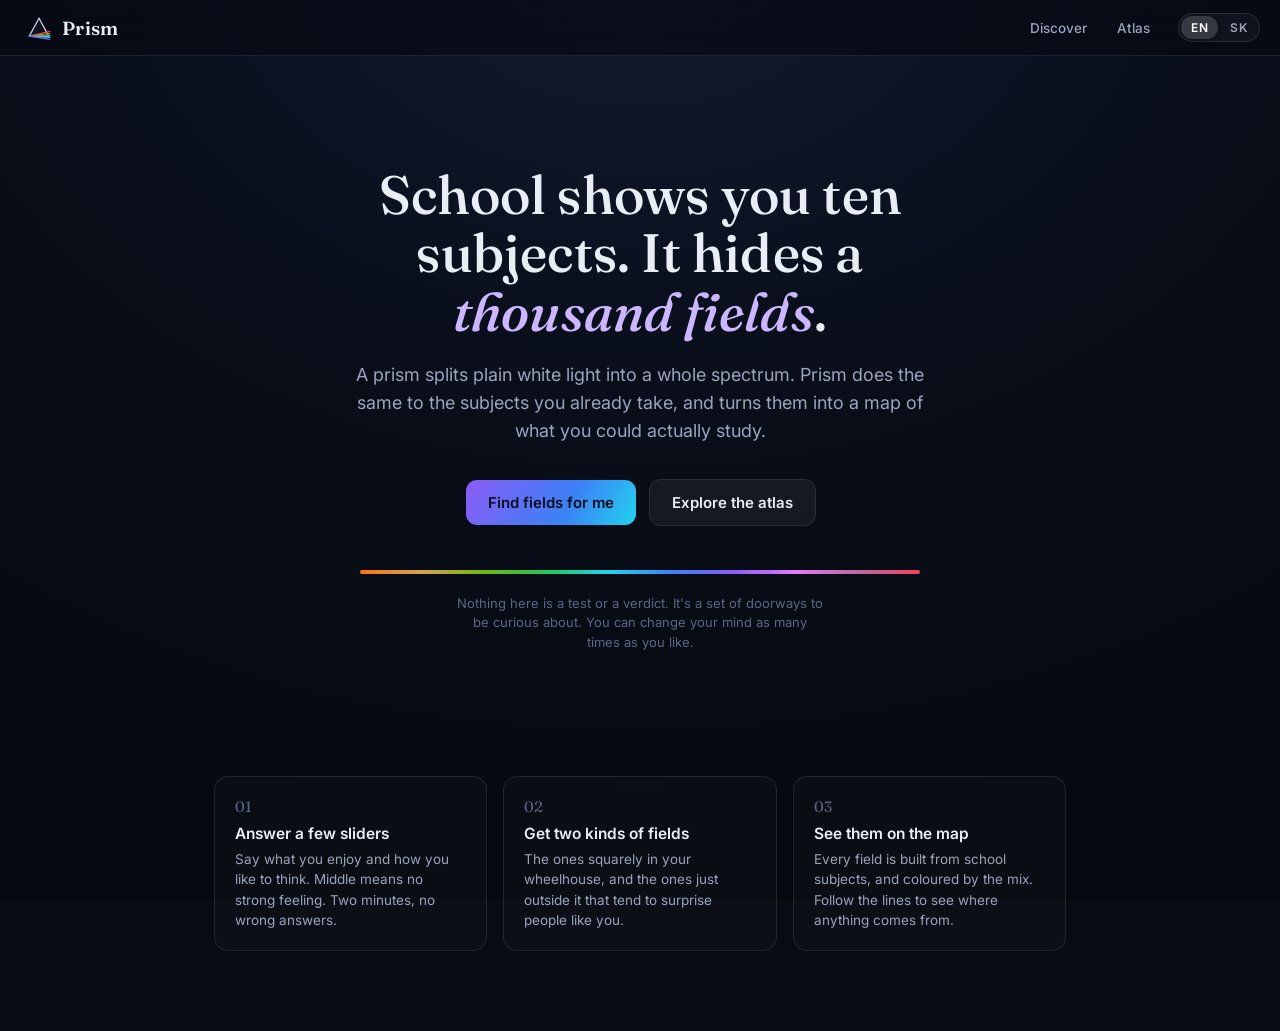
<file: index.html>
<!DOCTYPE html>
<html lang="en">
<head>
<!--
  Prism — the hidden spectrum of what you can study.
  Landing + slider quiz (wheelhouse + stretch recommendations) + the Atlas of Fields graph.
  Single self-contained file. No external storage.
-->
<meta charset="utf-8">
<meta name="viewport" content="width=device-width, initial-scale=1">
<title>Prism — what your subjects can become</title>
<meta name="description" content="An academic atlas of interdisciplinary fields — see how school subjects combine into what you can study.">
<link rel="icon" type="image/svg+xml" href="data:image/svg+xml,%3Csvg xmlns='http://www.w3.org/2000/svg' viewBox='0 0 32 32' fill='none'%3E%3Cpath d='M16 4 L28 26 L4 26 Z' stroke='%23c9d2e6' stroke-width='1.8' fill='%23080b14'/%3E%3Cpath d='M4 26 L30 20' stroke='%23f43f5e' stroke-width='1.5'/%3E%3Cpath d='M4 26 L30 22.5' stroke='%23f97316' stroke-width='1.5'/%3E%3Cpath d='M4 26 L30 25' stroke='%2322c55e' stroke-width='1.5'/%3E%3Cpath d='M4 26 L30 27.5' stroke='%2322d3ee' stroke-width='1.5'/%3E%3Cpath d='M4 26 L30 30' stroke='%238b5cf6' stroke-width='1.5'/%3E%3C/svg%3E">
<link rel="preconnect" href="https://fonts.googleapis.com">
<link rel="preconnect" href="https://fonts.gstatic.com" crossorigin>
<link
  href="https://fonts.googleapis.com/css2?family=Fraunces:opsz,wght@9..144,400;9..144,500;9..144,600;9..144,600&family=Inter:wght@400;500;600&display=swap"
  rel="stylesheet">
<link rel="stylesheet" href="prism.css">
</head>
<body>

<header class="nav">
  <button class="brand" data-go="home" aria-label="Prism home">
    <svg width="26" height="26" viewBox="0 0 32 32" fill="none">
      <path d="M16 4 L28 26 L4 26 Z" stroke="#c9d2e6" stroke-width="1.6" fill="rgba(255,255,255,0.04)" />
      <path d="M4 26 L30 20" stroke="#f43f5e" stroke-width="1.4" />
      <path d="M4 26 L30 22.5" stroke="#f97316" stroke-width="1.4" />
      <path d="M4 26 L30 25" stroke="#22c55e" stroke-width="1.4" />
      <path d="M4 26 L30 27.5" stroke="#22d3ee" stroke-width="1.4" />
      <path d="M4 26 L30 30" stroke="#8b5cf6" stroke-width="1.4" />
    </svg>
    <span class="word">Prism</span>
  </button>
  <div class="nav-right">
    <nav class="navlinks">
      <button data-go="discover" data-i18n="nav_discover">Discover</button>
      <button data-go="atlas" data-i18n="nav_atlas">Atlas</button>
    </nav>
    <div class="lang-toggle" role="radiogroup" aria-label="Language selection">
      <button class="lang-btn active" data-lang="en">EN</button>
      <button class="lang-btn" data-lang="sk">SK</button>
    </div>
  </div>
</header>

<main>
  <!-- HOME -->
  <section class="view active" id="home">
    <div class="wrap">
      <div class="hero">
        <h1 data-i18n="home_hero_title">School shows you ten subjects. It hides a <em>thousand fields</em>.</h1>
        <p class="sub" data-i18n="home_hero_sub">A prism splits plain white light into a whole spectrum. Prism does the same to the subjects you
          already take, and turns them into a map of what you could actually study.</p>
        <div class="cta-row">
          <button class="btn primary" data-go="discover" data-i18n="home_cta_discover">Find fields for me</button>
          <button class="btn" data-go="atlas" data-i18n="home_cta_atlas">Explore the atlas</button>
        </div>
        <div class="spectrum-line"></div>
        <p class="home-note" data-i18n="home_note">Nothing here is a test or a verdict. It's a set of doorways to be curious about. You can
          change your mind as many times as you like.</p>
      </div>
      <div class="how">
        <div class="card">
          <div class="n">01</div>
          <h3 data-i18n="home_card1_title">Answer a few sliders</h3>
          <p data-i18n="home_card1_desc">Say what you enjoy and how you like to think. Middle means no strong feeling. Two minutes, no wrong
            answers.</p>
        </div>
        <div class="card">
          <div class="n">02</div>
          <h3 data-i18n="home_card2_title">Get two kinds of fields</h3>
          <p data-i18n="home_card2_desc">The ones squarely in your wheelhouse, and the ones just outside it that tend to surprise people like you.
          </p>
        </div>
        <div class="card">
          <div class="n">03</div>
          <h3 data-i18n="home_card3_title">See them on the map</h3>
          <p data-i18n="home_card3_desc">Every field is built from school subjects, and coloured by the mix. Follow the lines to see where anything
            comes from.</p>
        </div>
      </div>
    </div>
  </section>

  <!-- DISCOVER / QUIZ -->
  <section class="view" id="discover">
    <div class="wrap">
      <div class="qhead">
        <h2 data-i18n="disc_title">A few questions.</h2>
        <p data-i18n="disc_desc">Move each slider. The middle means "no strong feeling either way", and it counts for nothing, so only move
          the ones you have an opinion on. There are no right answers.</p>
        <button class="qtoggle" id="soundToggle"><span class="dot"></span><span id="soundToggleTxt" data-i18n="sound_on">Sound on</span></button>
      </div>
      <div class="qsection">
        <p class="lead" data-i18n="disc_part1_lead">Part one</p>
        <p class="desc" data-i18n="disc_part1_desc">How much do you enjoy these, just as you know them from school?</p>
        <div id="subjSliders"></div>
      </div>
      <div class="qsection">
        <p class="lead" data-i18n="disc_part2_lead">Part two</p>
        <p class="desc" data-i18n="disc_part2_desc">How true does each of these feel about you?</p>
        <div id="dispSliders"></div>
      </div>
      <div class="qfoot">
        <button class="btn primary" id="seeResults" data-i18n="disc_btn_results">Show me some fields</button>
        <button class="btn" id="resetQuiz" data-i18n="disc_btn_reset">Reset sliders</button>
      </div>
    </div>
  </section>

  <!-- RESULTS -->
  <section class="view" id="results">
    <div class="wrap">
      <div class="rhead">
        <h2 data-i18n="res_title">Fields to be curious about.</h2>
        <p data-i18n="res_desc">These are starting points, not answers. Tap any one to see what it's made of and what a person in it actually
          does.</p>
      </div>
      <div class="zone" id="zoneThin" style="display:none">
        <div class="zone-lab">
          <h3 data-i18n="res_thin_title">Not much to go on yet</h3>
        </div>
        <p class="rw" id="thinMsg"></p>
        <button class="btn" data-go="discover" style="margin-top:6px" data-i18n="res_thin_btn">Go back and move a few sliders</button>
      </div>
      <div class="zone" id="zoneWheel">
        <div class="zone-lab">
          <h3 data-i18n="res_wheel_title">In your wheelhouse</h3><span data-i18n="res_wheel_sub">close to what you told me you like</span>
        </div>
        <div id="wheelCards"></div>
      </div>
      <div class="zone" id="zoneStretch">
        <div class="zone-lab">
          <h3 data-i18n="res_stretch_title">One step outside</h3><span data-i18n="res_stretch_sub">held back by one thing you said, but worth a look</span>
        </div>
        <div id="stretchCards"></div>
      </div>
      <div class="zone" id="zoneFuture">
        <div class="zone-lab">
          <h3 data-i18n="res_future_title">Future-facing fields</h3><span id="futureSub"></span>
        </div>
        <p class="disc" id="futureIntro" style="margin:0 0 16px"></p>
        <div id="futureCards"></div>
      </div>
      <p class="disc" data-i18n="res_disclaimer">This is a rough compass, built by hand, not a scientific test. It knows nothing about you beyond
        the sliders you moved. The point is to widen the field of view, so treat a surprising result as an invitation to
        go read about it, not as a judgement.</p>
      <div class="rfoot">
        <button class="btn primary" id="exportPromptBtn" data-i18n="res_btn_ai">Continue this with an AI</button>
        <button class="btn" data-go="atlas" data-i18n="res_btn_atlas">Open the full atlas</button>
        <button class="btn" id="retake" data-i18n="res_btn_retake">Retake</button>
      </div>
    </div>
  </section>

  <!-- ATLAS -->
  <section class="view" id="atlas">
    <svg id="svg" viewBox="0 0 1000 720" preserveAspectRatio="xMidYMid meet" aria-label="Map of academic fields"><g id="viewport"></g></svg>
    <div class="a-head">
      <h2 data-i18n="atlas_title">The Atlas</h2>
      <p data-i18n="atlas_desc">Subjects on the ring. Fields inside. Tap a subject to see everything it touches.</p>
    </div>
    <div class="legend" id="legend"></div>
    <button class="reset" id="reset" data-i18n="atlas_reset">Clear focus</button>
    <div class="panel" id="panel">
      <button class="close" id="close" aria-label="Close">×</button>
      <div class="panel-in" id="panelIn"></div>
    </div>
  </section>
</main>

<div class="modal-backdrop" id="promptModal">
  <div class="modal">
    <button class="close" id="promptClose" aria-label="Close">×</button>
    <div class="modal-head">
      <h3 data-i18n="modal_title">Take this further with an AI</h3>
      <p data-i18n="modal_desc">Copy this and paste it into ChatGPT, Claude, Gemini, or any AI assistant you already use. It carries what you
        told Prism, so you won't have to explain it again, and it steers the AI away from making up video links it can't
        actually verify.</p>
    </div>
    <div class="modal-body">
      <textarea id="promptText" readonly spellcheck="false"></textarea>
    </div>
    <div class="modal-foot">
      <button class="btn primary" id="copyPromptBtn" data-i18n="modal_copy">Copy prompt</button>
      <span class="copy-msg" id="copyMsg">Copied</span>
    </div>
  </div>
</div>

<canvas id="transition-canvas"></canvas>
<div id="custom-cursor"></div>

<script src="prism.js?v=2"></script>
</body>
</html>
</file>
<file: prism.css>
:root {
    --ink: #080b14;
    --text: #e9edf6;
    --muted: #9aa4bd;
    --faint: #5c6685;
    --panel: rgba(16, 22, 38, 0.9);
    --line: rgba(255, 255, 255, 0.09);
    --serif: "Fraunces", Iowan Old Style, Palatino, Georgia, serif;
    --sans: "Inter", system-ui, -apple-system, Segoe UI, Roboto, sans-serif;
    --nav: 56px;
  }

  * {
    box-sizing: border-box;
    scrollbar-width: thin;
    scrollbar-color: rgba(255, 255, 255, 0.15) transparent;
  }

  /* Custom Minimalist Scrollbars (Antigravity IDE style) */
  ::-webkit-scrollbar {
    width: 6px;
    height: 6px;
  }
  ::-webkit-scrollbar-track {
    background: transparent;
  }
  ::-webkit-scrollbar-thumb {
    background: rgba(255, 255, 255, 0.15);
    border-radius: 99px;
  }
  ::-webkit-scrollbar-thumb:hover {
    background: rgba(255, 255, 255, 0.3);
  }

  html {
    background-color: var(--ink);
  }

  html,
  body {
    margin: 0;
    min-height: 100%
  }

  body {
    font-family: var(--sans);
    color: var(--text);
    background: radial-gradient(1200px 900px at 50% -8%, #141d34 0%, #0a0f1c 44%, #06090f 100%);
    background-attachment: fixed;
  }

  a {
    color: inherit
  }

  button {
    font-family: inherit
  }

  /* nav */
  .nav {
    position: fixed;
    top: 0;
    left: 0;
    right: 0;
    height: var(--nav);
    z-index: 50;
    display: flex;
    align-items: center;
    justify-content: space-between;
    padding: 0 20px;
    background: rgba(8, 11, 20, 0.72);
    backdrop-filter: blur(12px);
    border-bottom: 1px solid var(--line);
  }

  .brand {
    display: flex;
    align-items: center;
    gap: 10px;
    cursor: pointer;
    background: none;
    border: 0;
    color: var(--text)
  }

  .brand .word {
    font-family: var(--serif);
    font-weight: 600;
    font-size: 19px;
    letter-spacing: .3px
  }

  .brand svg {
    display: block
  }

  .nav-right {
    display: flex;
    align-items: center;
    gap: 16px;
  }

  .navlinks {
    display: flex;
    gap: 6px
  }

  .navlinks button {
    background: none;
    border: 0;
    color: var(--muted);
    font-size: 13.5px;
    font-weight: 500;
    padding: 8px 12px;
    border-radius: 8px;
    cursor: pointer;
    transition: color .15s, background .15s;
  }

  .navlinks button:hover {
    color: var(--text);
    background: rgba(255, 255, 255, 0.05)
  }

  .navlinks button.active {
    color: #fff;
    background: rgba(255, 255, 255, 0.08)
  }

  .lang-toggle {
    display: flex;
    align-items: center;
    background: rgba(255, 255, 255, 0.04);
    border: 1px solid rgba(255, 255, 255, 0.1);
    border-radius: 20px;
    padding: 2px;
    gap: 2px;
  }

  .lang-btn {
    background: none;
    border: none;
    color: var(--muted);
    font-size: 12px;
    font-weight: 600;
    letter-spacing: 0.5px;
    padding: 4px 10px;
    border-radius: 16px;
    cursor: pointer;
    transition: color 0.2s ease, background 0.2s ease, transform 0.15s ease;
  }

  .lang-btn:hover {
    color: var(--text);
  }

  .lang-btn.active {
    color: #ffffff;
    background: rgba(255, 255, 255, 0.16);
    box-shadow: 0 1px 4px rgba(0, 0, 0, 0.3);
  }


  main {
    padding-top: var(--nav)
  }

  .view {
    display: none;
    opacity: 1;
    filter: blur(0px);
    transform: scale(1);
    transition: opacity 1.5s ease-in-out, filter 1.5s ease-in-out, transform 1.5s cubic-bezier(0.25, 1, 0.5, 1);
  }

  .view.active {
    display: block
  }

  .view.fade-out {
    display: block !important;
    opacity: 0;
    filter: blur(15px);
    transform: scale(0.92);
    pointer-events: none;
  }

  .view.fade-in-start {
    display: block !important;
    opacity: 0;
    filter: blur(15px);
    transform: scale(1.08);
    pointer-events: none;
  }

  #transition-canvas {
    position: fixed;
    inset: 0;
    z-index: 9999;
    pointer-events: none;
    display: none;
  }

  .wrap {
    max-width: 900px;
    margin: 0 auto;
    padding: 0 24px;
  }

  /* home */
  .hero {
    padding: min(13vh, 110px) 0 60px;
    text-align: center
  }

  .hero h1 {
    font-family: var(--serif);
    font-weight: 500;
    line-height: 1.08;
    margin: 0 auto 20px;
    font-size: clamp(30px, 6vw, 54px);
    max-width: 16ch;
    letter-spacing: .2px;
  }

  .hero h1 em {
    font-style: italic;
    color: #cbb6ff
  }

  .hero .sub {
    color: var(--muted);
    font-size: clamp(15px, 2.1vw, 18px);
    line-height: 1.55;
    max-width: 52ch;
    margin: 0 auto 34px
  }

  .cta-row {
    display: flex;
    gap: 12px;
    justify-content: center;
    flex-wrap: wrap
  }

  .btn {
    border: 1px solid var(--line);
    border-radius: 12px;
    padding: 13px 22px;
    font-size: 15px;
    font-weight: 600;
    cursor: pointer;
    transition: transform .15s, background .15s, border-color .15s;
    color: var(--text);
    background: rgba(255, 255, 255, 0.05);
    overflow: hidden;
  }

  .btn:hover {
    transform: translateY(-1px);
    background: rgba(255, 255, 255, 0.09)
  }

  .btn.primary {
    background: linear-gradient(120deg, #8b5cf6, #3b82f6 60%, #22d3ee);
    background-repeat: no-repeat;
    background-clip: padding-box;
    border-color: transparent;
    color: #0a0f1c
  }

  .btn.primary:hover {
    filter: brightness(1.06)
  }

  .spectrum-line {
    height: 4px;
    border-radius: 4px;
    max-width: 560px;
    margin: 44px auto 0;
    background: linear-gradient(90deg, #f97316, #d6a448, #70b610, #22c55e, #22d3ee, #3b82f6, #8b5cf6, #e879f9, #b76b9e, #f43f5e)
  }

  .home-note {
    color: var(--faint);
    font-size: 13px;
    max-width: 46ch;
    margin: 20px auto 0;
    line-height: 1.5;
    text-align: center
  }

  .how {
    display: grid;
    grid-template-columns: repeat(3, 1fr);
    gap: 16px;
    margin: 64px 0 80px
  }

  .how .card {
    border: 1px solid var(--line);
    border-radius: 14px;
    padding: 20px;
    background: rgba(255, 255, 255, 0.02)
  }

  .how .n {
    font-family: var(--serif);
    font-size: 15px;
    color: var(--faint);
    margin-bottom: 8px
  }

  .how h3 {
    margin: 0 0 6px;
    font-size: 15.5px;
    font-weight: 600
  }

  .how p {
    margin: 0;
    color: var(--muted);
    font-size: 13.5px;
    line-height: 1.5
  }

  @media(max-width:640px) {
    .how {
      grid-template-columns: 1fr;
    }

    .slider-shell {
      gap: 10px;
    }

    .slider-shell .end {
      font-size: 11px;
      width: 90px;
      flex: 0 0 90px;
      white-space: normal;
      line-height: 1.25;
    }
  }

  /* quiz */
  .qhead {
    padding: 44px 0 8px
  }

  .qhead h2 {
    font-family: var(--serif);
    font-weight: 500;
    font-size: clamp(26px, 4vw, 36px);
    margin: 0 0 10px
  }

  .qhead p {
    color: var(--muted);
    font-size: 15px;
    line-height: 1.55;
    max-width: 56ch;
    margin: 0
  }

  .qsection {
    margin-top: 40px
  }

  .qsection .lead {
    font-size: 13px;
    letter-spacing: .6px;
    text-transform: uppercase;
    color: var(--faint);
    margin: 0 0 4px;
    font-weight: 600
  }

  .qsection .desc {
    color: var(--muted);
    font-size: 14px;
    margin: 0 0 22px;
    line-height: 1.5
  }

  .slider-row {
    margin: 0 0 26px
  }

  .slider-row .q {
    font-size: 15px;
    margin: 0 0 11px;
    line-height: 1.45;
    text-wrap: pretty;
  }

  .slider-shell {
    display: flex;
    align-items: center;
    gap: 16px;
  }

  .slider-shell .end {
    font-size: 12px;
    color: var(--faint);
    width: 116px;
    flex: 0 0 116px;
    white-space: nowrap;
  }

  .slider-shell .end.r {
    text-align: right;
  }

  input[type=range] {
    -webkit-appearance: none;
    appearance: none;
    flex: 1;
    height: 7px;
    border-radius: 7px;
    background: linear-gradient(90deg, rgba(255, 255, 255, .07), rgba(255, 255, 255, .14));
    outline: none;
    cursor: none;
  }

  input[type=range]::-webkit-slider-thumb {
    -webkit-appearance: none;
    appearance: none;
    width: 22px;
    height: 22px;
    border-radius: 50%;
    background: #f3f6fc;
    border: 3px solid var(--thumb, #3b82f6);
    cursor: none;
    box-shadow: var(--glow, 0 2px 8px rgba(0, 0, 0, .4));
    transition: transform .08s ease, box-shadow .12s ease, border-color .12s ease;
  }

  input[type=range]::-moz-range-thumb {
    width: 20px;
    height: 20px;
    border-radius: 50%;
    background: #f3f6fc;
    border: 3px solid var(--thumb, #3b82f6);
    cursor: none;
    box-shadow: var(--glow, 0 2px 8px rgba(0, 0, 0, .4));
  }

  input[type=range]:active::-webkit-slider-thumb {
    transform: scale(1.2);
    cursor: none;
  }

  input[type=range]:active::-moz-range-thumb {
    transform: scale(1.2);
    cursor: none;
  }

  .qtoggle {
    display: inline-flex;
    align-items: center;
    gap: 8px;
    margin-top: 14px;
    padding: 7px 13px;
    border-radius: 999px;
    border: 1px solid var(--line);
    background: rgba(255, 255, 255, 0.04);
    color: var(--muted);
    font-size: 12.5px;
    font-weight: 500;
    cursor: pointer;
    transition: color .15s, background .15s
  }

  .qtoggle:hover {
    color: var(--text);
    background: rgba(255, 255, 255, 0.08)
  }

  .qtoggle .dot {
    width: 8px;
    height: 8px;
    border-radius: 50%;
    background: #22c55e;
    box-shadow: 0 0 6px rgba(34, 197, 94, .7)
  }

  .qtoggle.off .dot {
    background: #5c6685;
    box-shadow: none
  }

  .qfoot {
    margin: 16px 0 90px;
    display: flex;
    gap: 12px;
    align-items: center;
    flex-wrap: wrap
  }

  /* results */
  .rhead {
    padding: 44px 0 6px
  }

  .rhead h2 {
    font-family: var(--serif);
    font-weight: 500;
    font-size: clamp(26px, 4vw, 36px);
    margin: 0 0 10px
  }

  .rhead p {
    color: var(--muted);
    font-size: 15px;
    line-height: 1.55;
    max-width: 58ch;
    margin: 0
  }

  .zone {
    margin-top: 38px
  }

  .zone-lab {
    display: flex;
    align-items: baseline;
    gap: 12px;
    margin: 0 0 16px
  }

  .zone-lab h3 {
    font-family: var(--serif);
    font-weight: 500;
    font-size: 21px;
    margin: 0
  }

  .zone-lab span {
    color: var(--faint);
    font-size: 13px;
    line-height: 1.4
  }

  .rcard {
    position: relative;
    border: 1px solid var(--line);
    border-left-width: 3px;
    border-radius: 12px;
    padding: 17px 18px;
    margin-bottom: 12px;
    background: rgba(255, 255, 255, 0.025);
    cursor: pointer;
    box-shadow: 0 6px 26px -14px rgba(var(--fc, 120, 130, 160), 0.6);
    transition: background .15s, transform .12s, box-shadow .18s;
  }

  .rcard::before {
    content: "";
    position: absolute;
    inset: 0;
    border-radius: 12px;
    pointer-events: none;
    background: radial-gradient(130% 150% at -6% 50%, rgba(var(--fc, 120, 130, 160), 0.13), transparent 62%);
    opacity: .85;
    transition: opacity .18s
  }

  .rcard>* {
    position: relative
  }

  .rcard:hover {
    background: rgba(255, 255, 255, 0.06);
    transform: translateX(2px);
    box-shadow: 0 10px 36px -10px rgba(var(--fc, 120, 130, 160), 0.9)
  }

  .rcard:hover::before {
    opacity: 1
  }

  .rcard .rt {
    display: flex;
    justify-content: space-between;
    align-items: baseline;
    gap: 10px
  }

  .rcard h4 {
    font-family: var(--serif);
    font-weight: 600;
    font-size: 19px;
    margin: 0
  }

  .rcard .go {
    font-size: 12.5px;
    color: var(--faint);
    white-space: nowrap
  }

  .rcard .rw {
    color: var(--muted);
    font-size: 13.5px;
    line-height: 1.5;
    margin: 6px 0 0
  }

  .rcard .why {
    font-size: 13px;
    line-height: 1.5;
    margin: 9px 0 0;
    color: #c9d2e6
  }

  .rcard .tags {
    display: flex;
    flex-wrap: wrap;
    gap: 6px;
    margin-top: 10px
  }

  .tag {
    font-size: 11.5px;
    color: var(--muted);
    background: rgba(255, 255, 255, 0.05);
    border: 1px solid var(--line);
    padding: 3px 9px;
    border-radius: 999px
  }

  .rfoot {
    margin: 34px 0 90px;
    display: flex;
    gap: 12px;
    flex-wrap: wrap
  }

  .disc {
    color: var(--faint);
    font-size: 12.5px;
    line-height: 1.5;
    margin: 26px 0 0;
    max-width: 60ch
  }

  .disc a {
    color: #a5b4fc;
    text-decoration: underline;
    text-underline-offset: 2px
  }

  .disc a:hover {
    color: #c7d2fe
  }

  /* export-prompt modal */
  .modal-backdrop {
    position: fixed;
    inset: 0;
    background: rgba(4, 6, 12, 0.72);
    backdrop-filter: blur(3px);
    z-index: 90;
    display: none;
    align-items: center;
    justify-content: center;
    padding: 22px
  }

  .modal-backdrop.open {
    display: flex
  }

  .modal {
    position: relative;
    width: min(640px, 94vw);
    max-height: 86vh;
    background: #0e1424;
    border: 1px solid var(--line);
    border-radius: 16px;
    display: flex;
    flex-direction: column;
    overflow: hidden;
    box-shadow: 0 30px 80px -20px rgba(0, 0, 0, .65)
  }

  .modal-head {
    padding: 24px 52px 14px 24px;
    border-bottom: 1px solid var(--line)
  }

  .modal-head h3 {
    font-family: var(--serif);
    font-weight: 500;
    font-size: 21px;
    margin: 0 0 7px
  }

  .modal-head p {
    margin: 0;
    color: var(--muted);
    font-size: 13.5px;
    line-height: 1.5
  }

  .modal-body {
    padding: 18px 24px;
    overflow-y: auto;
    flex: 1
  }

  .modal-body textarea {
    width: 100%;
    min-height: 280px;
    resize: vertical;
    box-sizing: border-box;
    background: rgba(255, 255, 255, 0.03);
    border: 1px solid var(--line);
    border-radius: 10px;
    color: #dbe1f0;
    font-family: ui-monospace, Menlo, Consolas, monospace;
    font-size: 12.5px;
    line-height: 1.55;
    padding: 14px;
  }

  .modal-foot {
    padding: 15px 24px 22px;
    display: flex;
    gap: 12px;
    align-items: center;
    border-top: 1px solid var(--line)
  }

  .copy-msg {
    font-size: 12.5px;
    color: #22c55e;
    opacity: 0;
    transition: opacity .2s
  }

  .copy-msg.show {
    opacity: 1
  }

  /* atlas view (full-bleed) */
  #atlas {
    position: fixed;
    inset: 0;
    top: var(--nav);
    display: none
  }

  #atlas.active {
    display: block
  }

  #atlas svg {
    width: 100%;
    height: 100%;
    display: block;
    touch-action: manipulation;
  }

  .a-head {
    position: absolute;
    top: 14px;
    left: 20px;
    max-width: min(42ch, 66vw);
    z-index: 5;
    pointer-events: none
  }

  .a-head h2 {
    font-family: var(--serif);
    font-weight: 500;
    font-size: clamp(18px, 2vw, 24px);
    margin: 0 0 3px
  }

  .a-head p {
    margin: 0;
    color: var(--muted);
    font-size: 13px;
    line-height: 1.45
  }

  .legend {
    position: absolute;
    left: 20px;
    bottom: 18px;
    z-index: 5;
    display: flex;
    flex-wrap: wrap;
    gap: 7px;
    max-width: min(430px, 74vw)
  }

  .chip {
    display: inline-flex;
    align-items: center;
    gap: 7px;
    padding: 6px 11px 6px 9px;
    border-radius: 999px;
    background: rgba(255, 255, 255, 0.035);
    border: 1px solid var(--line);
    color: var(--muted);
    font-size: 12px;
    font-weight: 500;
    cursor: pointer;
    transition: background .18s, color .18s, border-color .18s;
    user-select: none
  }

  .chip:hover {
    background: rgba(255, 255, 255, 0.08);
    color: var(--text)
  }

  .chip .dot {
    width: 10px;
    height: 10px;
    border-radius: 50%;
    flex: 0 0 auto
  }

  .node {
    cursor: pointer
  }

  .node circle {
    transition: r .35s cubic-bezier(.2, .8, .2, 1), stroke-width .2s, opacity .25s
  }

  .n-halo {
    transition: opacity .25s
  }

  .label {
    font-size: 11px;
    fill: var(--muted);
    pointer-events: none;
    text-anchor: middle;
    paint-order: stroke;
    stroke: #080b14;
    stroke-width: 3px;
    stroke-linejoin: round;
    opacity: 0;
    transition: opacity .2s;
    font-weight: 500
  }

  .label.prim {
    fill: #dfe5f2;
    font-size: 12px;
    opacity: 1;
    font-weight: 600;
    letter-spacing: .2px
  }

  .node.show .label {
    opacity: 1
  }

  .edge {
    stroke-width: 1;
    opacity: .10;
    transition: opacity .25s, stroke-width .25s;
    fill: none
  }

  .edge.hot {
    opacity: .85;
    stroke-width: 1.8
  }

  .dim {
    opacity: .12 !important;
    transition: opacity .25s ease;
  }

  .node.dim:hover {
    opacity: .75 !important;
  }

  .node:hover .label {
    opacity: 1 !important;
  }

  .dim-edge {
    opacity: .03 !important;
    transition: opacity .25s ease;
  }

  .panel {
    position: absolute;
    top: 0;
    right: 0;
    height: 100%;
    width: min(380px, 90vw);
    background: linear-gradient(to bottom, rgba(16, 22, 38, 0.88) 0%, rgba(16, 22, 38, 0.96) 50%, rgba(10, 15, 28, 1) 100%);
    backdrop-filter: blur(14px);
    border-left: 1px solid var(--line);
    transform: translateX(102%);
    transition: transform .4s cubic-bezier(.2, .8, .2, 1);
    z-index: 8;
    display: flex;
    flex-direction: column
  }

  .panel.open {
    transform: translateX(0)
  }

  .panel-in {
    padding: 28px 28px 34px;
    overflow-y: auto
  }

  .p-kicker {
    font-size: 11.5px;
    letter-spacing: 1.4px;
    text-transform: uppercase;
    color: var(--faint);
    margin: 0 0 10px
  }

  .p-title {
    font-family: var(--serif);
    font-weight: 500;
    font-size: 27px;
    line-height: 1.12;
    margin: 0
  }

  .p-what {
    color: var(--text);
    font-size: 15px;
    line-height: 1.5;
    margin: 13px 0 0
  }

  .p-row {
    margin-top: 19px
  }

  .p-lab {
    font-size: 11px;
    letter-spacing: .8px;
    text-transform: uppercase;
    color: var(--faint);
    margin: 0 0 5px
  }

  .p-txt {
    font-size: 14px;
    line-height: 1.55;
    color: #d3d9e8;
    margin: 0
  }

  .p-hook {
    margin-top: 20px;
    padding: 14px 15px;
    border-radius: 12px;
    background: rgba(255, 255, 255, 0.04);
    border: 1px solid var(--line);
    font-size: 14px;
    line-height: 1.55;
    color: #e6ebf6
  }

  .p-hook .lab {
    display: block;
    font-size: 11px;
    letter-spacing: .8px;
    text-transform: uppercase;
    color: var(--faint);
    margin-bottom: 6px
  }

  .mix {
    display: flex;
    flex-wrap: wrap;
    gap: 8px;
    margin-top: 9px
  }

  .mix .m {
    display: inline-flex;
    align-items: center;
    gap: 7px;
    font-size: 12.5px;
    color: var(--muted);
    padding: 5px 10px 5px 8px;
    border-radius: 999px;
    background: rgba(255, 255, 255, 0.04);
    border: 1px solid var(--line);
    cursor: pointer;
    transition: color .15s, background .15s
  }

  .mix .m:hover {
    color: #fff;
    background: rgba(255, 255, 255, 0.09)
  }

  .mix .m .sw {
    width: 11px;
    height: 11px;
    border-radius: 50%
  }

  .mixline {
    display: flex;
    align-items: center;
    gap: 9px;
    margin-top: 13px;
    color: var(--faint);
    font-size: 12px
  }

  .mixbar {
    height: 9px;
    border-radius: 6px;
    flex: 1;
    overflow: hidden;
    display: flex;
    border: 1px solid var(--line)
  }

  .mixbar span {
    height: 100%
  }

  .close {
    position: absolute;
    top: 14px;
    right: 14px;
    width: 32px;
    height: 32px;
    border-radius: 50%;
    border: 1px solid var(--line);
    background: rgba(255, 255, 255, 0.04);
    color: var(--muted);
    font-size: 17px;
    line-height: 1;
    cursor: pointer;
    display: grid;
    place-items: center
  }

  .close:hover {
    color: #fff;
    background: rgba(255, 255, 255, 0.09)
  }

  .reset {
    position: absolute;
    right: 20px;
    bottom: 18px;
    z-index: 6;
    padding: 9px 15px;
    border-radius: 999px;
    border: 1px solid var(--line);
    background: rgba(255, 255, 255, 0.04);
    color: var(--muted);
    font-size: 12.5px;
    font-weight: 500;
    cursor: pointer;
    opacity: 0;
    pointer-events: none;
    transition: opacity .25s, color .15s, background .15s
  }

  .reset.show {
    opacity: 1;
    pointer-events: auto
  }

  .reset:hover {
    color: #fff;
    background: rgba(255, 255, 255, 0.09)
  }

  @media(max-width:640px), (orientation: portrait) {

    .panel {
      width: 100vw;
      height: 35vh;
      max-height: 380px;
      top: auto;
      bottom: 0;
      border-left: none;
      border-top: 1px solid var(--line);
      transform: translateY(102%);
      border-radius: 18px 18px 0 0
    }

    .panel.open {
      transform: translateY(0)
    }

    .panel-in {
      padding: 18px 20px 24px;
    }

    .reset {
      right: 14px;
      bottom: auto;
      top: 14px
    }

    .a-head {
      max-width: 76vw
    }
  }

  @media(prefers-reduced-motion:reduce) {
    * {
      transition: none !important
    }
  }

  /* custom cursor */
  *, *::before, *::after,
  html, body, button, a, input, select, textarea, [role="button"], .chip, .node, .rcard, .mix .m {
    cursor: none !important;
  }
  input[type=range]::-webkit-slider-thumb {
    cursor: none !important;
  }
  input[type=range]:active::-webkit-slider-thumb {
    cursor: none !important;
  }
  input[type=range]::-moz-range-thumb {
    cursor: none !important;
  }
  input[type=range]:active::-moz-range-thumb {
    cursor: none !important;
  }
  #custom-cursor {
    position: fixed;
    top: 0;
    left: 0;
    width: 16px;
    height: 16px;
    background: #ffffff;
    border-radius: 50%;
    pointer-events: none;
    z-index: 10000;
    transform: translate(-50%, -50%);
    box-shadow: 0 0 12px rgba(203, 182, 255, 0.8), 0 0 24px rgba(139, 92, 246, 0.6), 0 0 36px rgba(203, 182, 255, 0.4);
    transition: width 0.15s ease-out, height 0.15s ease-out, background-color 0.15s ease-out, box-shadow 0.15s ease-out;
    display: none;
  }
  #custom-cursor.hovering {
    width: 26px;
    height: 26px;
    background-color: #cbb6ff;
    box-shadow: 0 0 16px rgba(203, 182, 255, 0.9), 0 0 32px rgba(139, 92, 246, 0.7), 0 0 48px rgba(203, 182, 255, 0.5);
  }
  #custom-cursor.grabbing {
    width: 22px;
    height: 22px;
    background-color: #cbb6ff;
    box-shadow: 0 0 30px rgba(203, 182, 255, 1), 0 0 60px rgba(203, 182, 255, 0.85), 0 0 90px rgba(203, 182, 255, 0.7);
  }

  #viewport {
    transform-origin: 0 0;
    will-change: transform;
  }

  .node-wrap {
    will-change: transform;
  }

  #svg.animating .n-halo {
    filter: none !important;
  }
</file>
